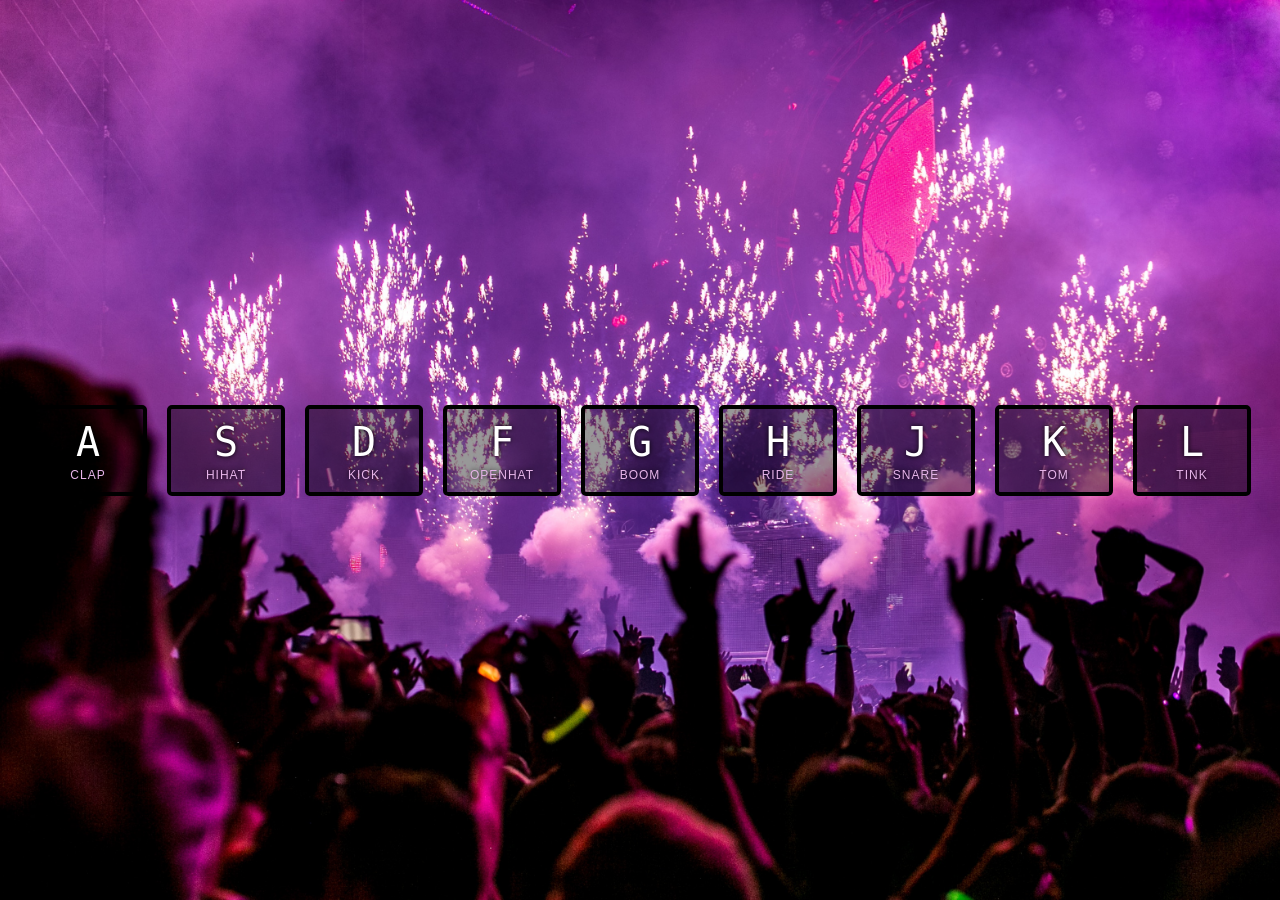
<file: index.html>
<!DOCTYPE html>
<html lang="en">
<head>
  <meta charset="UTF-8">
  <title>JS Drum Kit</title>
  <link rel="stylesheet" href="style.css">
  <link rel="icon" href="https://fav.farm/🎵" />
</head>
<body>


  <div class="keys">
    <div data-key="a" class="key">
      <kbd>A</kbd>
      <span class="sound">clap</span>
    </div>
    <div data-key="s" class="key">
      <kbd>S</kbd>
      <span class="sound">hihat</span>
    </div>
    <div data-key="d" class="key">
      <kbd>D</kbd>
      <span class="sound">kick</span>
    </div>
    <div data-key="f" class="key">
      <kbd>F</kbd>
      <span class="sound">openhat</span>
    </div>
    <div data-key="g" class="key">
      <kbd>G</kbd>
      <span class="sound">boom</span>
    </div>
    <div data-key="h" class="key">
      <kbd>H</kbd>
      <span class="sound">ride</span>
    </div>
    <div data-key="j" class="key">
      <kbd>J</kbd>
      <span class="sound">snare</span>
    </div>
    <div data-key="k" class="key">
      <kbd>K</kbd>
      <span class="sound">tom</span>
    </div>
    <div data-key="l" class="key">
      <kbd>L</kbd>
      <span class="sound">tink</span>
    </div>
   
  </div>

  <audio data-key="a" src="sounds/clap.wav"></audio>
  <audio data-key="s" src="sounds/hihat.wav"></audio>
  <audio data-key="d" src="sounds/kick.wav"></audio>
  <audio data-key="f" src="sounds/openhat.wav"></audio>
  <audio data-key="g" src="sounds/boom.wav"></audio>
  <audio data-key="h" src="sounds/ride.wav"></audio>
  <audio data-key="j" src="sounds/snare.wav"></audio>
  <audio data-key="k" src="sounds/tom.wav"></audio>
  <audio data-key="l" src="sounds/tink.wav"></audio>

  

<script src="script.js">



</script>


</body>
</html>
</file>
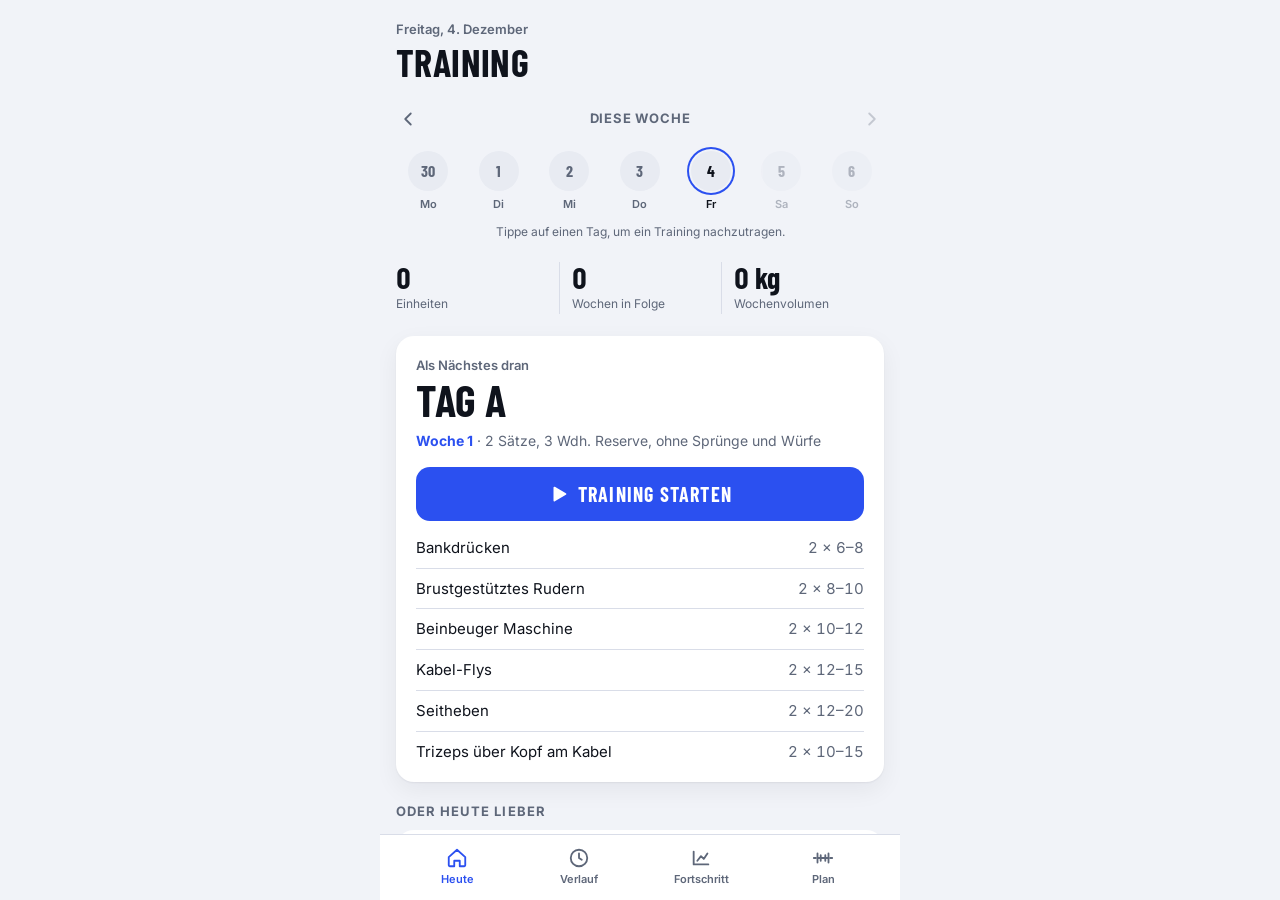
<file: gym-tracker/index.html>
<!DOCTYPE html>
<html lang="de">
<head>
  <meta charset="UTF-8">
  <meta name="viewport" content="width=device-width, initial-scale=1, viewport-fit=cover">
  <meta name="apple-mobile-web-app-capable" content="yes">
  <meta name="theme-color" content="#0B0D12" media="(prefers-color-scheme: dark)">
  <meta name="theme-color" content="#F1F3F8" media="(prefers-color-scheme: light)">
  <title>Gym Tracker</title>
  <link rel="stylesheet" href="https://fonts.googleapis.com/css2?family=Barlow+Condensed:wght@600;700&family=Inter:wght@400;500;600;700&display=swap">
  <link rel="stylesheet" href="gym-tracker.css">
  <style>
    html, body { height: 100%; margin: 0; }
    body { background: var(--gt-bg); }
    #gym { height: 100%; padding-top: env(safe-area-inset-top, 0px); padding-bottom: env(safe-area-inset-bottom, 0px); box-sizing: border-box; }
  </style>
</head>
<body>
  <div id="gym"></div>
  <script src="gym-tracker.js"></script>
  <script>
    GymTracker.mount(document.getElementById('gym'));
  </script>
</body>
</html>
</file>
<file: style.css>
html {
  font-size: 10px;
  background: url('./background2.jpg') bottom center;
  background-size: cover;
}

body,html {
  margin: 0;
  padding: 0;
  font-family: sans-serif;
}

.keys {
  display: flex;
  flex: 1;
  min-height: 100vh;
  align-items: center;
  justify-content: center;
}

.key {
  border: .4rem solid black;
  border-radius: .5rem;
  margin: 1rem;
  font-size: 1.5rem;
  padding: 1rem .5rem;
  transition: all .07s ease;
  width: 10rem;
  text-align: center;
  color: white;
  background: rgba(0,0,0,0.4);
  text-shadow: 0 0 .5rem black;
}

.playing {
  transform: scale(1.1);
  border-color: #ffc600;
  box-shadow: 0 0 1rem #ffc600;
}

kbd {
  display: block;
  font-size: 4rem;
}

.sound {
  font-size: 1.2rem;
  text-transform: uppercase;
  letter-spacing: .1rem;
  color: #e7b5ea;
}


 .test {
  transform: scale(1.1);
  border-color: #e7b5ea;
  box-shadow: 0 0 2rem #e7b5ea;
}
</file>
<file: gym-tracker/gym-tracker.css>
/* Gym Tracker – Styles
   Layout: one-screen phone app. Scrolling view in the middle, tab bar at the bottom,
   the running workout slides over everything. All tokens are prefixed --gt- so a host
   app can override them without collisions. */
:root {
  --gt-bg: #F1F3F8;
  --gt-surface: #FFFFFF;
  --gt-surface-2: #E8EBF2;
  --gt-line: #D9DDE8;
  --gt-fg: #0F131C;
  --gt-muted: #5E6779;
  --gt-accent: #2B50F0;
  --gt-accent-fg: #FFFFFF;
  --gt-accent-soft: #E3E9FF;
  --gt-good: #0E8A55;
  --gt-good-soft: #DDF3E8;
  --gt-pr: #B56A00;
  --gt-pr-soft: #FBEBCF;
  --gt-danger: #CC3434;
  --gt-shadow: 0 1px 2px rgba(15, 19, 28, .06), 0 8px 24px rgba(15, 19, 28, .06);
  /* bumper plate colours (IWF): 25 red, 20 blue, 15 yellow, 10 green */
  --gt-p25: #D8362F; --gt-p20: #2459D6;
  --gt-p15: #E8BA1A; --gt-p10: #1F9A55; --gt-p5: #F4F4F4; --gt-psmall: #3A3F4B;
  --gt-display: "Barlow Condensed", "Arial Narrow", "Roboto Condensed", system-ui, sans-serif;
  --gt-body: "Inter", system-ui, -apple-system, "Segoe UI", Roboto, sans-serif;
  --gt-radius: 18px;
}
@media (prefers-color-scheme: dark) {
  :root:not([data-theme="light"]) {
    --gt-bg: #0B0D12; --gt-surface: #14171F; --gt-surface-2: #1D212B; --gt-line: #2A2F3C;
    --gt-fg: #F0F2F7; --gt-muted: #8C95A8; --gt-accent: #4F71FF; --gt-accent-fg: #FFFFFF;
    --gt-accent-soft: #1A2348; --gt-good: #3DD68C; --gt-good-soft: #12301F;
    --gt-pr: #FFB547; --gt-pr-soft: #3A2A0C; --gt-danger: #FF6B6B;
    --gt-shadow: 0 1px 2px rgba(0, 0, 0, .4);
    color-scheme: dark;
  }
}
:root[data-theme="dark"] {
  --gt-bg: #0B0D12; --gt-surface: #14171F; --gt-surface-2: #1D212B; --gt-line: #2A2F3C;
  --gt-fg: #F0F2F7; --gt-muted: #8C95A8; --gt-accent: #4F71FF; --gt-accent-fg: #FFFFFF;
  --gt-accent-soft: #1A2348; --gt-good: #3DD68C; --gt-good-soft: #12301F;
  --gt-pr: #FFB547; --gt-pr-soft: #3A2A0C; --gt-danger: #FF6B6B;
  --gt-shadow: 0 1px 2px rgba(0, 0, 0, .4);
  color-scheme: dark;
}

.gt, .gt * { box-sizing: border-box; }
.gt {
  position: relative; height: 100%; min-height: 0; max-width: 520px; margin: 0 auto;
  display: flex; flex-direction: column; overflow: hidden;
  background: var(--gt-bg); color: var(--gt-fg);
  font: 400 15px/1.45 var(--gt-body); -webkit-tap-highlight-color: transparent;
}
.gt button { font: inherit; color: inherit; background: none; border: 0; padding: 0; cursor: pointer; }
.gt input, .gt textarea, .gt select { font: inherit; color: inherit; }
.gt :focus-visible { outline: 2px solid var(--gt-accent); outline-offset: 2px; }
.gt [hidden] { display: none !important; }
.gt svg { width: 22px; height: 22px; flex: none; fill: none; stroke: currentColor; stroke-width: 2; stroke-linecap: round; stroke-linejoin: round; }

/* ---------- shell ---------- */
.gt-view {
  flex: 1; min-height: 0; overflow-y: auto; -webkit-overflow-scrolling: touch;
  padding-block: 20px 28px;
  padding-left: max(16px, env(safe-area-inset-left, 0px));
  padding-right: max(16px, env(safe-area-inset-right, 0px));
  display: flex; flex-direction: column; gap: 22px;
}
.gt-view > *, .gt-wo-body > * { flex-shrink: 0; }
.gt-tabs {
  flex: none; display: grid; grid-template-columns: repeat(4, 1fr);
  background: var(--gt-surface); border-top: 1px solid var(--gt-line);
  padding-block: 6px;
  padding-left: max(16px, env(safe-area-inset-left, 0px));
  padding-right: max(16px, env(safe-area-inset-right, 0px));
}
.gt .gt-tab {
  display: flex; flex-direction: column; align-items: center; gap: 3px;
  padding: 6px 0; min-height: 48px; border-radius: 12px;
  font-size: 11px; font-weight: 600; color: var(--gt-muted);
}
.gt .gt-tab { color: var(--gt-muted); }
.gt .gt-tab.is-on { color: var(--gt-accent); }

/* ---------- type ---------- */
.gt-h1 { font: 700 38px/1 var(--gt-display); letter-spacing: .01em; text-transform: uppercase; margin: 0; text-wrap: balance; }
.gt-h2 { font: 700 13px/1.2 var(--gt-body); letter-spacing: .08em; text-transform: uppercase; color: var(--gt-muted); margin: 0; }
.gt-eyebrow { font-size: 13px; font-weight: 600; color: var(--gt-muted); margin: 0 0 4px; }
.gt-muted { color: var(--gt-muted); }
.gt-num { font-family: var(--gt-display); font-weight: 700; }
.gt-section { display: flex; flex-direction: column; gap: 10px; }
.gt-row { display: flex; align-items: center; gap: 10px; }
.gt-grow { flex: 1; min-width: 0; }

/* ---------- buttons ---------- */
.gt .gt-btn {
  display: inline-flex; align-items: center; justify-content: center; gap: 8px;
  min-height: 44px; padding: 0 16px; border-radius: 12px;
  font-weight: 600; font-size: 15px; background: var(--gt-surface-2); color: var(--gt-fg);
  transition: transform .08s ease;
}
.gt .gt-btn:active { transform: scale(.97); }
.gt .gt-btn-accent { background: var(--gt-accent); color: var(--gt-accent-fg); }
.gt .gt-btn-big { min-height: 54px; width: 100%; font: 700 20px/1 var(--gt-display); letter-spacing: .06em; text-transform: uppercase; border-radius: 14px; }
.gt .gt-btn-ghost { background: transparent; color: var(--gt-muted); }
.gt .gt-btn-danger { background: transparent; color: var(--gt-danger); }
.gt .gt-btn.is-armed { background: var(--gt-danger); color: #fff; }
.gt .gt-btn-sm { min-height: 36px; padding: 0 12px; font-size: 13px; border-radius: 10px; }
.gt .gt-icon-btn { width: 44px; height: 44px; display: grid; place-items: center; border-radius: 12px; color: var(--gt-muted); }
.gt .gt-icon-btn.is-armed { background: var(--gt-danger); color: #fff; }

/* ---------- home ---------- */
.gt-week { display: grid; grid-template-columns: repeat(7, 1fr); gap: 6px; }
.gt .gt-day { display: flex; flex-direction: column; align-items: center; gap: 6px; font-size: 11px; font-weight: 600; color: var(--gt-muted); min-width: 0; transition: transform .08s ease; }
.gt .gt-day:active:not(:disabled) { transform: scale(.92); }
.gt .gt-day:disabled { cursor: default; opacity: .45; }
.gt-day i {
  width: 100%; max-width: 40px; aspect-ratio: 1; border-radius: 50%;
  display: grid; place-items: center; background: var(--gt-surface-2); color: transparent;
}
.gt-day i svg { width: 16px; height: 16px; stroke-width: 3; }
.gt-day.is-done i { background: var(--gt-good); color: var(--gt-bg); }
.gt-day.is-today i { box-shadow: 0 0 0 2px var(--gt-bg), 0 0 0 4px var(--gt-accent); }
.gt .gt-day.is-today { color: var(--gt-fg); }

.gt-stats { display: grid; grid-template-columns: repeat(3, 1fr); gap: 0; }
.gt-stat { padding: 0 12px; border-left: 1px solid var(--gt-line); min-width: 0; }
.gt-stat:first-child { padding-left: 0; border-left: 0; }
.gt-stat b { display: block; font: 700 30px/1 var(--gt-display); }
.gt-stat span { font-size: 12px; color: var(--gt-muted); }

.gt-hero {
  background: var(--gt-surface); border-radius: var(--gt-radius); padding: 20px;
  box-shadow: var(--gt-shadow); display: flex; flex-direction: column; gap: 16px;
}
.gt-hero-title { font: 700 44px/0.95 var(--gt-display); text-transform: uppercase; margin: 0; overflow-wrap: anywhere; }
.gt-exlist { list-style: none; margin: 0; padding: 0; display: flex; flex-direction: column; }
.gt-exlist li { display: flex; justify-content: space-between; gap: 12px; padding: 9px 0; border-top: 1px solid var(--gt-line); }
.gt-exlist li span:first-child { min-width: 0; overflow-wrap: anywhere; }
.gt-exlist li span:last-child { color: var(--gt-muted); white-space: nowrap; }

.gt-list { display: flex; flex-direction: column; background: var(--gt-surface); border-radius: var(--gt-radius); overflow: hidden; }
.gt .gt-item { display: flex; align-items: center; gap: 12px; padding: 12px 8px 12px 16px; border-top: 1px solid var(--gt-line); text-align: left; width: 100%; }
.gt-item:first-child { border-top: 0; }
.gt-item-title { font-weight: 600; overflow-wrap: anywhere; }
.gt-item-sub { font-size: 13px; color: var(--gt-muted); }

.gt .gt-resume {
  display: flex; align-items: center; gap: 12px; width: 100%; text-align: left;
  background: var(--gt-accent); border-radius: var(--gt-radius); padding: 14px 16px;
}
.gt .gt-resume, .gt .gt-resume .gt-item-sub { color: var(--gt-accent-fg); }
.gt-pulse { width: 10px; height: 10px; border-radius: 50%; background: currentColor; animation: gt-pulse 1.6s ease-in-out infinite; }
@keyframes gt-pulse { 50% { opacity: .3; } }

.gt-empty { text-align: center; color: var(--gt-muted); padding: 36px 16px; background: var(--gt-surface); border-radius: var(--gt-radius); }
.gt-empty b { display: block; color: var(--gt-fg); font: 700 24px/1.1 var(--gt-display); text-transform: uppercase; margin-bottom: 6px; }

/* ---------- workout overlay ---------- */
.gt-wo { position: absolute; inset: 0; z-index: 5; background: var(--gt-bg); display: flex; flex-direction: column; animation: gt-up .22s ease-out; }
@keyframes gt-up { from { transform: translateY(24px); opacity: 0; } }
.gt-wo-head {
  flex: none; display: flex; align-items: center; gap: 8px; padding-block: 10px;
  padding-left: max(8px, env(safe-area-inset-left, 0px));
  padding-right: max(16px, env(safe-area-inset-right, 0px));
  border-bottom: 1px solid var(--gt-line); background: var(--gt-surface);
}
.gt-wo-name { font: 700 22px/1 var(--gt-display); text-transform: uppercase; overflow-wrap: anywhere; }
.gt-wo-time { font-size: 13px; color: var(--gt-muted); }
.gt-bar { height: 3px; background: var(--gt-line); flex: none; }
.gt-bar i { display: block; height: 100%; background: var(--gt-good); transition: width .25s ease; }
.gt-wo-body {
  flex: 1; min-height: 0; overflow-y: auto; -webkit-overflow-scrolling: touch;
  padding-block: 16px 32px;
  padding-left: max(16px, env(safe-area-inset-left, 0px));
  padding-right: max(16px, env(safe-area-inset-right, 0px));
  display: flex; flex-direction: column; gap: 14px;
}
.gt-ex { background: var(--gt-surface); border-radius: var(--gt-radius); padding: 16px 12px 10px 16px; display: flex; flex-direction: column; gap: 10px; }
.gt-ex-name { font: 700 24px/1.05 var(--gt-display); text-transform: uppercase; margin: 0; overflow-wrap: anywhere; }
.gt-ex-meta { font-size: 13px; color: var(--gt-muted); }
.gt-sets { display: flex; flex-direction: column; gap: 6px; }
.gt-set, .gt-set-head { display: grid; grid-template-columns: 24px minmax(0, 1fr) 68px 60px 44px; gap: 8px; align-items: center; }
.gt-set-head { font-size: 11px; font-weight: 700; letter-spacing: .08em; text-transform: uppercase; color: var(--gt-muted); text-align: center; }
.gt-set-head span:nth-child(2) { text-align: left; }
.gt-set-n { font: 700 18px/1 var(--gt-display); color: var(--gt-muted); text-align: center; }
.gt-set-prev { font-size: 13px; color: var(--gt-muted); white-space: nowrap; overflow: hidden; text-overflow: ellipsis; }
.gt .gt-in {
  width: 100%; height: 44px; border-radius: 10px; border: 1px solid transparent;
  background: var(--gt-surface-2); text-align: center; font: 700 20px/1 var(--gt-display);
  padding: 0 4px; appearance: none;
}
.gt .gt-in:focus { outline: none; border-color: var(--gt-accent); background: var(--gt-surface); }
.gt .gt-in::placeholder { color: var(--gt-muted); opacity: .6; }
.gt .gt-check { width: 44px; height: 44px; border-radius: 10px; display: grid; place-items: center; background: var(--gt-surface-2); color: var(--gt-muted); }
.gt .gt-check svg { stroke-width: 3; }
.gt-set.is-done .gt-in { background: var(--gt-good-soft); }
.gt .gt-set.is-done .gt-check { background: var(--gt-good); color: var(--gt-bg); }
.gt-set.is-done .gt-set-n { color: var(--gt-good); }
.gt-badge { display: inline-block; font: 700 11px/1 var(--gt-body); letter-spacing: .06em; padding: 3px 6px; border-radius: 6px; background: var(--gt-pr-soft); color: var(--gt-pr); vertical-align: middle; }
.gt-plates { display: flex; flex-wrap: wrap; align-items: center; gap: 5px; font-size: 12px; color: var(--gt-muted); min-height: 22px; }
.gt-plate { font: 700 12px/1 var(--gt-body); padding: 4px 7px; border-radius: 5px; color: #fff; }
.gt-plate[data-p="25"] { background: var(--gt-p25); }
.gt-plate[data-p="20"] { background: var(--gt-p20); }
.gt-plate[data-p="15"] { background: var(--gt-p15); color: #1b1b1b; }
.gt-plate[data-p="10"] { background: var(--gt-p10); }
.gt-plate[data-p="5"] { background: var(--gt-p5); color: #1b1b1b; box-shadow: inset 0 0 0 1px #c9ccd4; }
.gt-plate[data-p="2.5"], .gt-plate[data-p="1.25"] { background: var(--gt-psmall); }
.gt-ex-foot { display: flex; gap: 4px; margin-left: -8px; }
.gt-addrow { display: flex; gap: 8px; }
.gt .gt-text {
  width: 100%; min-height: 44px; border-radius: 12px; border: 1px solid var(--gt-line);
  background: var(--gt-surface); color: var(--gt-fg); padding: 0 12px; font-size: 16px; min-width: 0;
}
.gt .gt-text:focus { outline: none; border-color: var(--gt-accent); }
.gt textarea.gt-text { padding: 12px; min-height: 180px; resize: vertical; font-size: 14px; line-height: 1.5; }

.gt-rest {
  flex: none; background: var(--gt-fg); color: var(--gt-bg);
  padding-block: 10px;
  padding-left: max(16px, env(safe-area-inset-left, 0px));
  padding-right: max(16px, env(safe-area-inset-right, 0px));
  display: flex; align-items: center; gap: 12px; position: relative; overflow: hidden;
}
.gt-rest-fill { position: absolute; left: 0; top: 0; bottom: 0; background: var(--gt-accent); opacity: .55; width: 0; transition: width 1s linear; }
.gt-rest > *:not(.gt-rest-fill) { position: relative; }
.gt-rest-time { font: 700 34px/1 var(--gt-display); min-width: 74px; }
.gt-rest-label { font-size: 12px; font-weight: 600; letter-spacing: .08em; text-transform: uppercase; opacity: .75; }
.gt .gt-rest .gt-btn { background: transparent; color: var(--gt-bg); box-shadow: inset 0 0 0 1px currentColor; }

/* ---------- sheets ---------- */
.gt-scrim { position: absolute; inset: 0; z-index: 8; background: rgba(5, 7, 12, .55); display: flex; align-items: flex-end; animation: gt-fade .15s ease-out; }
@keyframes gt-fade { from { opacity: 0; } }
.gt-sheet {
  width: 100%; max-height: 92%; overflow-y: auto; background: var(--gt-surface);
  border-radius: 24px 24px 0 0; padding-block: 22px 20px;
  padding-left: max(20px, env(safe-area-inset-left, 0px));
  padding-right: max(20px, env(safe-area-inset-right, 0px));
  display: flex; flex-direction: column; gap: 16px; animation: gt-up .2s ease-out;
}
.gt-sum { display: grid; grid-template-columns: repeat(3, 1fr); gap: 8px; text-align: center; }
.gt-sum div { background: var(--gt-surface-2); border-radius: 14px; padding: 14px 4px; }
.gt-sum b { display: block; font: 700 32px/1 var(--gt-display); }
.gt-sum span { font-size: 12px; color: var(--gt-muted); }
.gt-prlist { display: flex; flex-wrap: wrap; gap: 6px; }
.gt-prlist .gt-badge { font-size: 13px; padding: 6px 9px; }

/* ---------- history ---------- */
.gt-hist-body { padding: 0 16px 14px; display: flex; flex-direction: column; gap: 10px; border-top: 1px solid var(--gt-line); }
.gt-hist-ex { display: flex; flex-direction: column; gap: 2px; padding-top: 10px; }
.gt-hist-ex b { font-weight: 600; }
.gt-hist-ex span { font-size: 13px; color: var(--gt-muted); }
.gt-card { background: var(--gt-surface); border-radius: var(--gt-radius); overflow: hidden; }

/* ---------- progress ---------- */
.gt-chips { display: flex; gap: 8px; overflow-x: auto; padding-bottom: 4px; scrollbar-width: none; margin-inline: -16px; padding-inline: 16px; }
.gt-chips::-webkit-scrollbar { display: none; }
.gt .gt-chip { flex: none; min-height: 38px; padding: 0 14px; border-radius: 999px; background: var(--gt-surface); font-weight: 600; font-size: 14px; color: var(--gt-muted); white-space: nowrap; }
.gt .gt-chip.is-on { background: var(--gt-fg); color: var(--gt-bg); }
.gt-chart { background: var(--gt-surface); border-radius: var(--gt-radius); padding: 16px 12px 8px; }
.gt-chart svg { width: 100%; height: auto; stroke: none; display: block; }
.gt-chart text { fill: var(--gt-muted); font: 500 10px var(--gt-body); stroke: none; }
.gt-chart .g { stroke: var(--gt-line); stroke-width: 1; }
.gt-chart .l { stroke: var(--gt-accent); stroke-width: 2.5; fill: none; }
.gt-chart .a { fill: var(--gt-accent); opacity: .12; }
.gt-chart .d { fill: var(--gt-surface); stroke: var(--gt-accent); stroke-width: 2; }
.gt-chart .e { fill: var(--gt-accent); stroke: var(--gt-surface); stroke-width: 2; }

/* ---------- plan ---------- */
.gt-plan-head { display: flex; align-items: center; gap: 8px; padding: 14px 8px 14px 16px; }
.gt-plan-title { font: 700 26px/1 var(--gt-display); text-transform: uppercase; overflow-wrap: anywhere; }
.gt-edit { padding: 0 12px 14px 16px; display: flex; flex-direction: column; gap: 14px; border-top: 1px solid var(--gt-line); padding-top: 14px; }
.gt-edit-ex { display: flex; flex-direction: column; gap: 8px; padding-bottom: 14px; border-bottom: 1px solid var(--gt-line); }
.gt-edit-grid { display: grid; grid-template-columns: repeat(3, minmax(0, 1fr)); gap: 8px; }
.gt-field { display: flex; flex-direction: column; gap: 4px; font-size: 11px; font-weight: 700; letter-spacing: .06em; text-transform: uppercase; color: var(--gt-muted); min-width: 0; }
.gt-field .gt-text { text-transform: none; letter-spacing: 0; font-weight: 400; }
.gt-toggle { display: flex; align-items: center; gap: 8px; font-size: 14px; color: var(--gt-muted); min-height: 44px; }
.gt-toggle input { width: 20px; height: 20px; accent-color: var(--gt-accent); }
.gt-rules { margin: 0; padding: 14px 16px 14px 34px; background: var(--gt-surface); border-radius: var(--gt-radius); display: flex; flex-direction: column; gap: 8px; color: var(--gt-muted); }
.gt-phase { margin: 10px 0 0; font-size: 14px; color: var(--gt-muted); }
.gt-phase b { color: var(--gt-accent); }
.gt-status { margin: 0; font-size: 13px; color: var(--gt-muted); }
.gt-tools { display: flex; flex-wrap: wrap; gap: 8px; }

.gt-toast {
  position: absolute; left: 50%; bottom: 84px; transform: translateX(-50%); z-index: 9;
  background: var(--gt-fg); color: var(--gt-bg); padding: 10px 16px; border-radius: 999px;
  font-size: 14px; font-weight: 600; max-width: calc(100% - 32px); text-align: center;
  animation: gt-up .2s ease-out;
}

@media (prefers-reduced-motion: reduce) {
  .gt *, .gt { animation: none !important; transition: none !important; }
}

/* ---------- numbers line up, words keep their normal spacing ---------- */
.gt-stat b, .gt-sum b, .gt-in, .gt-set-prev, .gt-set-n, .gt-wo-time, .gt-rest-time,
.gt-exlist li span:last-child, .gt-item-sub, .gt-chart text { font-variant-numeric: tabular-nums; }

/* ---------- workout: finished exercise, hint, exercises without load ---------- */
.gt .gt-ex-done { flex-direction: row; align-items: center; gap: 12px; padding: 12px 14px; text-align: left; width: 100%; background: var(--gt-surface); border-radius: var(--gt-radius); color: var(--gt-muted); }
.gt-ex-done .gt-item-title { color: var(--gt-fg); }
.gt-ex-tick { width: 32px; height: 32px; border-radius: 50%; display: grid; place-items: center; background: var(--gt-good); color: var(--gt-bg); flex: none; }
.gt-ex-tick svg { width: 16px; height: 16px; stroke-width: 3; }
.gt-hint { display: flex; align-items: center; gap: 8px; padding: 9px 12px; margin-right: 4px; border-radius: 10px; background: var(--gt-accent-soft); color: var(--gt-accent); font-size: 13px; font-weight: 600; line-height: 1.3; }
.gt-hint svg { width: 16px; height: 16px; stroke-width: 3; }
.gt .gt-item.is-armed { background: var(--gt-danger); color: #fff; font-weight: 600; justify-content: center; min-height: 68px; }
.gt .gt-item-static { cursor: default; padding-right: 16px; }
.gt-hero .gt-exlist li:first-child { border-top: 0; padding-top: 0; }
.gt-hero .gt-exlist li:last-child { padding-bottom: 0; }

/* ---------- week navigation + backfill ---------- */
.gt-weekbox { display: flex; flex-direction: column; gap: 10px; }
.gt-weeknav { display: flex; align-items: center; justify-content: space-between; margin: -6px -10px 0; }
.gt-weeklabel { font-size: 13px; font-weight: 700; letter-spacing: .06em; text-transform: uppercase; color: var(--gt-muted); }
.gt .gt-weeknav .gt-icon-btn:disabled { opacity: .3; cursor: default; }
.gt-day em { font: 700 16px/1 var(--gt-display); font-style: normal; color: var(--gt-muted); }
.gt-day.is-today em { color: var(--gt-fg); }
.gt-weekhint { margin: 0; font-size: 12px; color: var(--gt-muted); text-align: center; }
.gt-tag { display: inline-block; font: 700 11px/1 var(--gt-body); letter-spacing: .06em; text-transform: uppercase; padding: 3px 6px; border-radius: 6px; background: var(--gt-accent-soft); color: var(--gt-accent); vertical-align: 1px; }
.gt-list-sunk { background: var(--gt-surface-2); }
.gt-list-sunk .gt-item { border-color: var(--gt-line); }
.gt-field-inline { max-width: 200px; }
</file>
